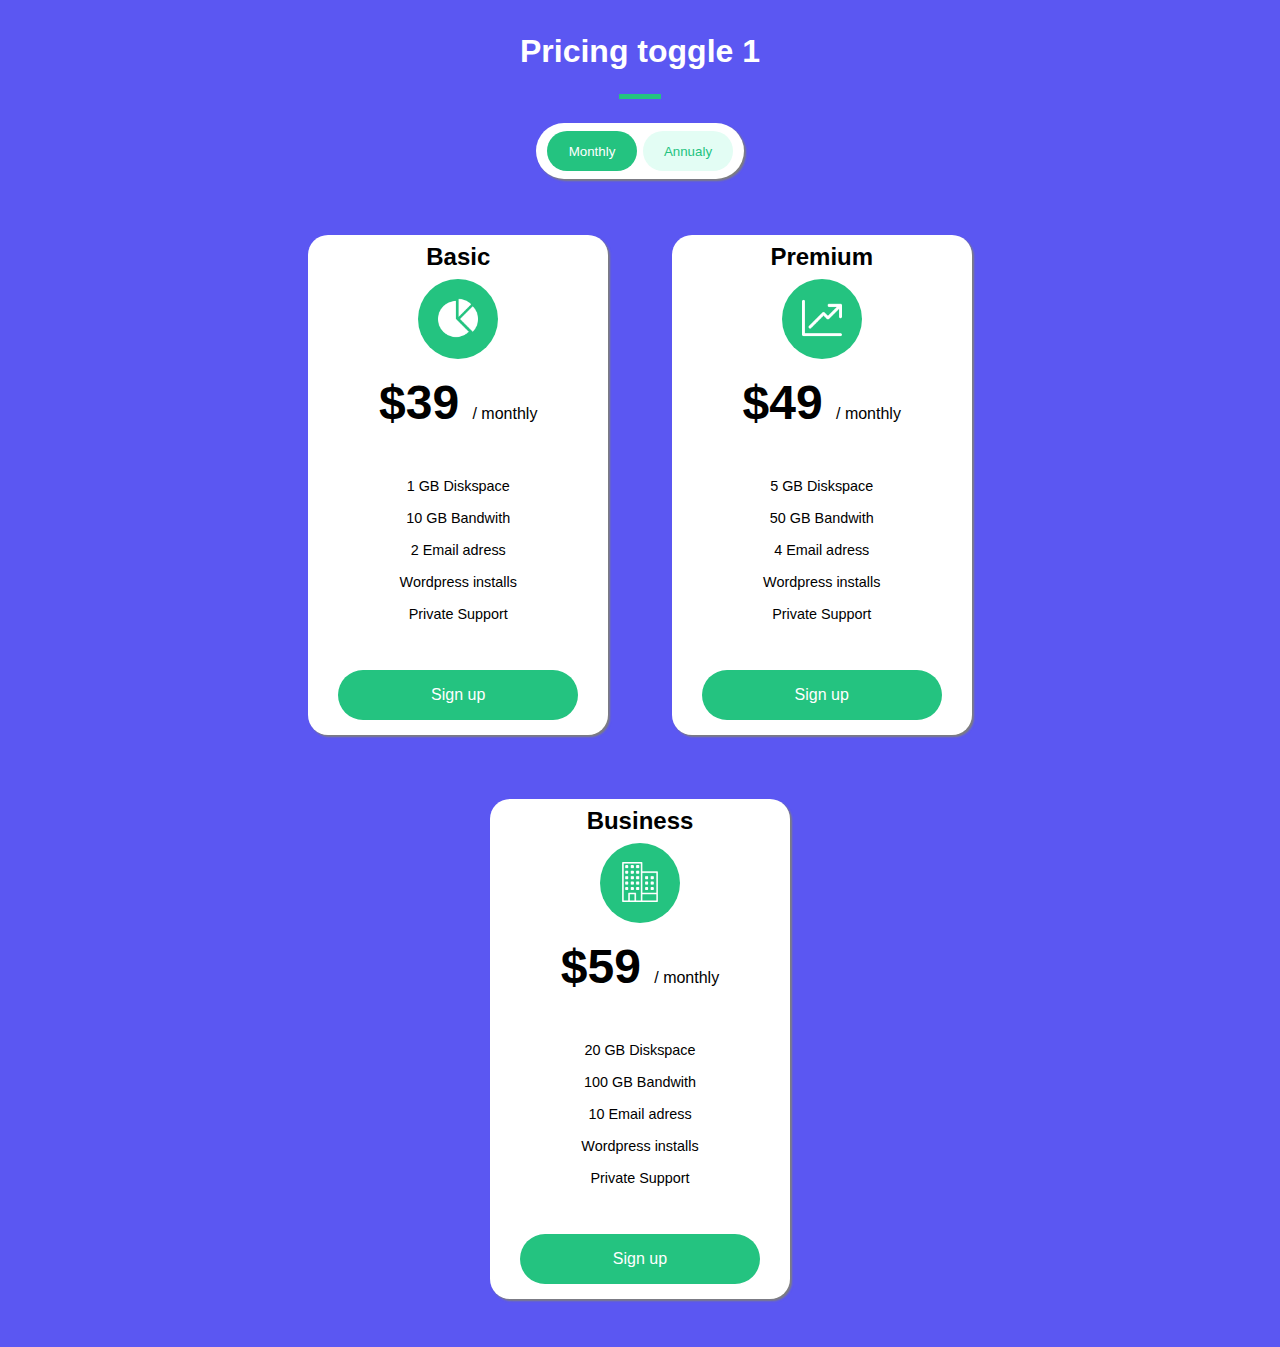
<file: index.html>
<!DOCTYPE html>
<html>
<head>

	<meta charset="utf-8">
	<meta name="viewport" content="width=device-width, initial-scale=1">
	<link rel="stylesheet" href="style.css">
	<title>Pricing Table</title>

</head>
<body>

	<div class="container">
		<h1 class="title">Pricing toggle 1</h1>
		<hr>

		<div class="container-plan-selector">
			<button type="button" class="monthly-btn" onclick="toggleMonthly();" id="btn-1">Monthly</button>
			<button type="button" class="annualy-btn" onclick="toggleAnually();" id="btn-2">Annualy</button>
		</div>
		<div class="cards">
		<!-- Basic plan -->
			<div class="card" id="card-1">
				<h1 class="card-title">Basic</h1>
				<div class="container-image">
					<img src="images/grafico-de-torta.png" class="img-plan">
				</div>
				<h2 class="card-price annualy-plan" id="basic-price"> $39 <span> / monthly </span> </h2>
				<ul class="card-plan">
					<li>1 GB Diskspace</li>
					<li>10 GB Bandwith</li>
					<li>2 Email adress</li>
					<li>Wordpress installs</li>
					<li>Private Support</li>
				</ul>
				<button type="button" class="card-btn">Sign up</button>
			</div>

		<!-- Premium plan -->
			<div class="card active" id="card-2">
				<h1 class="card-title">Premium</h1>
				<div class="container-image">
					<img src="images/grafico-de-linea.png" class="img-plan">
				</div>
				<h2 class="card-price annualy-plan" id="premium-price"> $49 <span> / monthly </span> </h2>
				<ul class="card-plan">
					<li>5 GB Diskspace</li>
					<li>50 GB Bandwith</li>
					<li>4 Email adress</li>
					<li>Wordpress installs</li>
					<li>Private Support</li>
				</ul>
				<button type="button" class="card-btn">Sign up</button>
			</div>

		<!-- Business plan -->
			<div class="card" id="card-3">
				<h1 class="card-title">Business</h1>
				<div class="container-image">
					<img src="images/edificio-de-oficinas.png" class="img-plan">
				</div>				
				<h2 class="card-price annualy-plan" id="business-price"> $59 <span> / monthly </span> </h2>
				<ul class="card-plan">
					<li>20 GB Diskspace</li>
					<li>100 GB Bandwith</li>
					<li>10 Email adress</li>
					<li>Wordpress installs</li>
					<li>Private Support</li>
				</ul>
				<button type="button" class="card-btn">Sign up</button>
			</div>
		</div>
	</div>

<script src="main.js"></script>

</body>
</html>
</file>
<file: style.css>
*{
	margin: 0;
	padding: 0;
	box-sizing: border-box;
}

*:focus{
	outline: none;
}

ul{
	list-style: none;
}

body{
	font-family: Arial, Helvetica, sans-serif;
	background-color: #5B57F2;
	height: 100vh;
	width: 100%;
	display: flex;
	justify-content: center;
	align-items: center;
}

.container{
	text-align: center;
	width: 60%;
}

h1.title{
	margin-bottom: 1.5rem;
	font-family: Helvetica;
	font-weight: 800;
	color: white; 
}

hr {
  	height: 5px;
  	width: 5%;
  	margin: auto;
  	background-color: #24C380;
  	margin-bottom: 1.5rem;
  	border: none;
}

.container-plan-selector{
	background-color: #FFFFFF;
	text-align: center;
	box-shadow: 2px 2px 2px #7E7E7E;
	border-width:0.5px;
	border-radius: 40px;
	padding: 0.5rem;
	margin: auto;
	margin-bottom: 1.5rem;
	width: 20%;
	display: flex;
}

.monthly-btn{
	position: relative;
	background-color: #24C380;
	border: none;
	color: #FFFFFF;
	border-radius: 40px;
	width: 90px;
	height: 40px;
	margin: auto;
}

.annualy-btn{
	position: relative;
	background-color: #E3FDF4;
	border: none;
	color: #24C380;
	border-radius: 40px;
	width: 90px;
	height: 40px;
	margin: auto;
}

#btn-1:hover{
	background-color: #FFFFFF;
	color: #24C380;
	border-color: #24C380;
	border-style: solid;
	border-width:0.5px;
}

#btn-2:hover{
	background-color: #FFFFFF;
	color: #24C380;
	border-color: #24C380;
	border-style: solid;
	border-width:0.5px;
}

.cards{
	margin: auto;
	margin-top: 0.5rem;
	margin-bottom: 1rem;
	display: flex;
	justify-content: space-between;
	align-items: center;
	width: 90%;
	flex-wrap: wrap;
	height: 100%;
}

.container-image{
	margin: auto;
	width: 80px;
    height: 80px;
    -moz-border-radius: 50%;
    -webkit-border-radius: 50%;
	border-radius: 50%;
	background-color:#24C380;
}

.img-plan{
	height: 50%;
	margin: auto;
	width: 50%;
	margin-top: 1.2rem;
}

.card{
	height: 500px;
	width: 32%;
	background-color: #FFFFFF;
	border-radius: 20px;
	box-shadow: 2px 2px 2px #7E7E7E;
	text-align: center;
}

.card-title{
	font-size: 1.5rem;
	margin-top: 0.5rem;
	margin-bottom: 0.5rem;
	font-family: Helvetica;
	font-weight: 800;

}

.card-price{
	font-size: 3rem;
	text-align: center;
}

h2{
	margin-top: 1rem;
}

h2>span{
	font-size: 1rem;
	font-weight: lighter;
}

.card ul{
	text-align: center;
	font-size: 0.9rem;
	font-weight: lighter;
	margin-top: 3rem;
}

.card ul li{
	margin-bottom: 1rem;
}

.card-btn{
	margin-top: 2rem;
	width: 80%;
	background-color: #24C380;
	border: none;
	border-radius: 40px;
	color: #FFFFFF;
	font-size: 1rem;
	padding: 1rem;
}

#card-1 .card-btn:hover{
	background-color: #FFFFFF;
	color: #24C380;
	border-color: #24C380;
	border-style: solid;
	border-width:0.5px;
}

#card-2 .card-btn:hover{
	background-color: #FFFFFF;
	color: #24C380;
	border-color: #24C380;
	border-style: solid;
	border-width:0.5px;
}

#card-3 .card-btn:hover{
	background-color: #FFFFFF;
	color: #24C380;
	border-color: #24C380;
	border-style: solid;
	border-width:0.5px;
}

@media (max-width: 1325px){
	.container{
		justify-content: center;
		width: 65%;
		margin-bottom: -30rem;
	}

	.container-plan-selector{
		width: 25%;
	}

	.cards{
		justify-content: center;
	}
	.card{
		width: 40%;
		margin: 2rem;
	}

	.card-btn{
		margin-bottom: 0.5rem;
	}
}

@media (max-width: 1100px){

	.container{
		justify-content: center;
		width: 80%;
		margin-bottom: -30rem;
	}

	.container-plan-selector{
		width: 25%;
	}

	.cards{
		justify-content: center;
	}

	.card{
		width: 40%;
		margin: 2rem;
	}

	.card-btn{
		margin-bottom: 0.5rem;
	}
}

@media (max-width: 1020px){

	.container{
		justify-content: center;
		width: 80%;
		margin-bottom: -60rem;
	}

	.container-plan-selector{
		width: 25%;
	}

	.card{
		width: 50%;
	}

	.card-btn{
		margin-bottom: 0.5rem;
	}
}

@media (max-width: 1000px){

	.container{
		justify-content: center;
		width: 80%;
		margin-bottom: -60rem;
	}

	.container-plan-selector{
		width: 25%;
	}

	.card{
		width: 50%;
	}

	.card-btn{
		margin-bottom: 0.5rem;
	}
}

@media (max-width: 660px){

	.container{
		justify-content: center;
		width: 80%;
		margin-bottom: -65rem;
	}

	.container-plan-selector{
		width: 40%;
	}

	.card{
		width: 70%;
	}

	.card-btn{
		margin-bottom: 0.5rem;
	}
}

@media (max-width: 414px){
	.container{
		justify-content: center;
		width: 90%;
		margin-bottom: -80rem;
	}

	.container-plan-selector{
		width: 55%;
	}

	.card{
		width: 110%;
	}

	.card-btn{
		margin-bottom: 0.5rem;
	}
}

@media (max-width: 375px){

	.container{
		justify-content: center;
		width: 100%;
		margin-bottom: -80rem;
	}

	.container-plan-selector{
		width: 55%;
	}

	.card{
		width: 110%;
	}

	.card-btn{
		margin-bottom: 0.5rem;
	}
}

@media (max-width: 320px){

	.container{
		justify-content: center;
		width: 100%;
		margin-bottom: -85rem;
	}

	.container-plan-selector{
		width: 55%;
	}

	.card{
		width: 110%;
	}

	.card-btn{
		margin-bottom: 0.5rem;
	}
}
</file>
